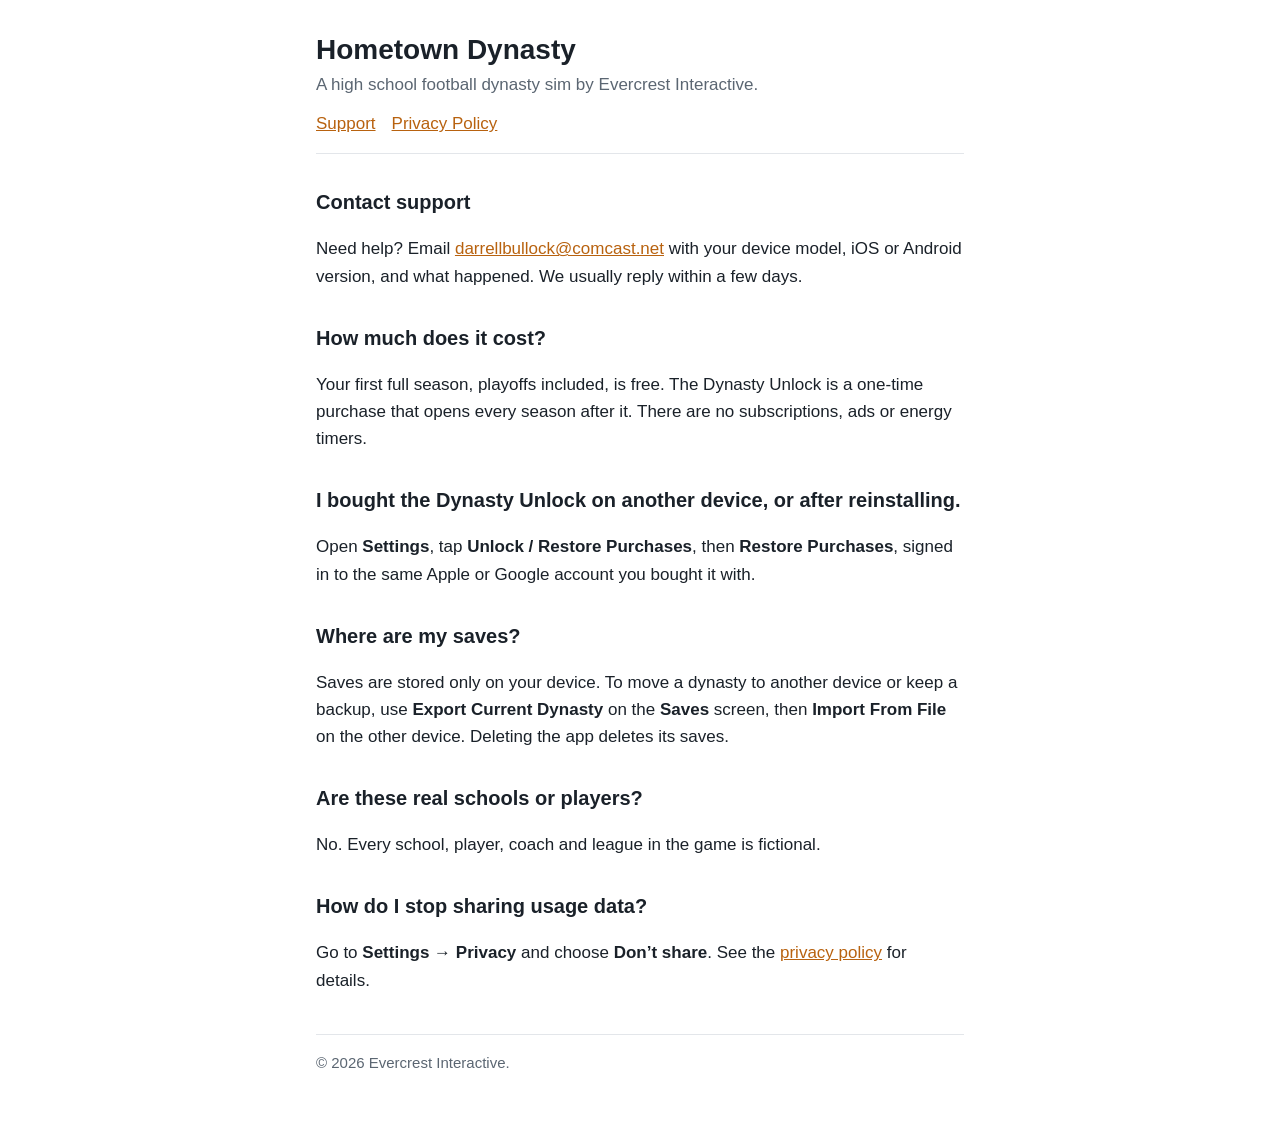
<file: index.html>
<!doctype html>
<html lang="en">
<head>
  <meta charset="utf-8">
  <meta name="viewport" content="width=device-width, initial-scale=1">
  <title>Hometown Dynasty Support</title>
  <link rel="stylesheet" href="style.css">
</head>
<body>
<main>
  <header>
    <h1>Hometown Dynasty</h1>
    <p>A high school football dynasty sim by Evercrest Interactive.</p>
    <nav><a href="index.html">Support</a><a href="privacy.html">Privacy Policy</a></nav>
  </header>

  <h2>Contact support</h2>
  <p>Need help? Email <a href="mailto:darrellbullock@comcast.net">darrellbullock@comcast.net</a> with your device model, iOS or Android version, and what happened. We usually reply within a few days.</p>

  <h2>How much does it cost?</h2>
  <p>Your first full season, playoffs included, is free. The Dynasty Unlock is a one-time purchase that opens every season after it. There are no subscriptions, ads or energy timers.</p>

  <h2>I bought the Dynasty Unlock on another device, or after reinstalling.</h2>
  <p>Open <strong>Settings</strong>, tap <strong>Unlock / Restore Purchases</strong>, then <strong>Restore Purchases</strong>, signed in to the same Apple or Google account you bought it with.</p>

  <h2>Where are my saves?</h2>
  <p>Saves are stored only on your device. To move a dynasty to another device or keep a backup, use <strong>Export Current Dynasty</strong> on the <strong>Saves</strong> screen, then <strong>Import From File</strong> on the other device. Deleting the app deletes its saves.</p>

  <h2>Are these real schools or players?</h2>
  <p>No. Every school, player, coach and league in the game is fictional.</p>

  <h2>How do I stop sharing usage data?</h2>
  <p>Go to <strong>Settings → Privacy</strong> and choose <strong>Don’t share</strong>. See the <a href="privacy.html">privacy policy</a> for details.</p>

  <footer>© 2026 Evercrest Interactive.</footer>
</main>
</body>
</html>
</file>
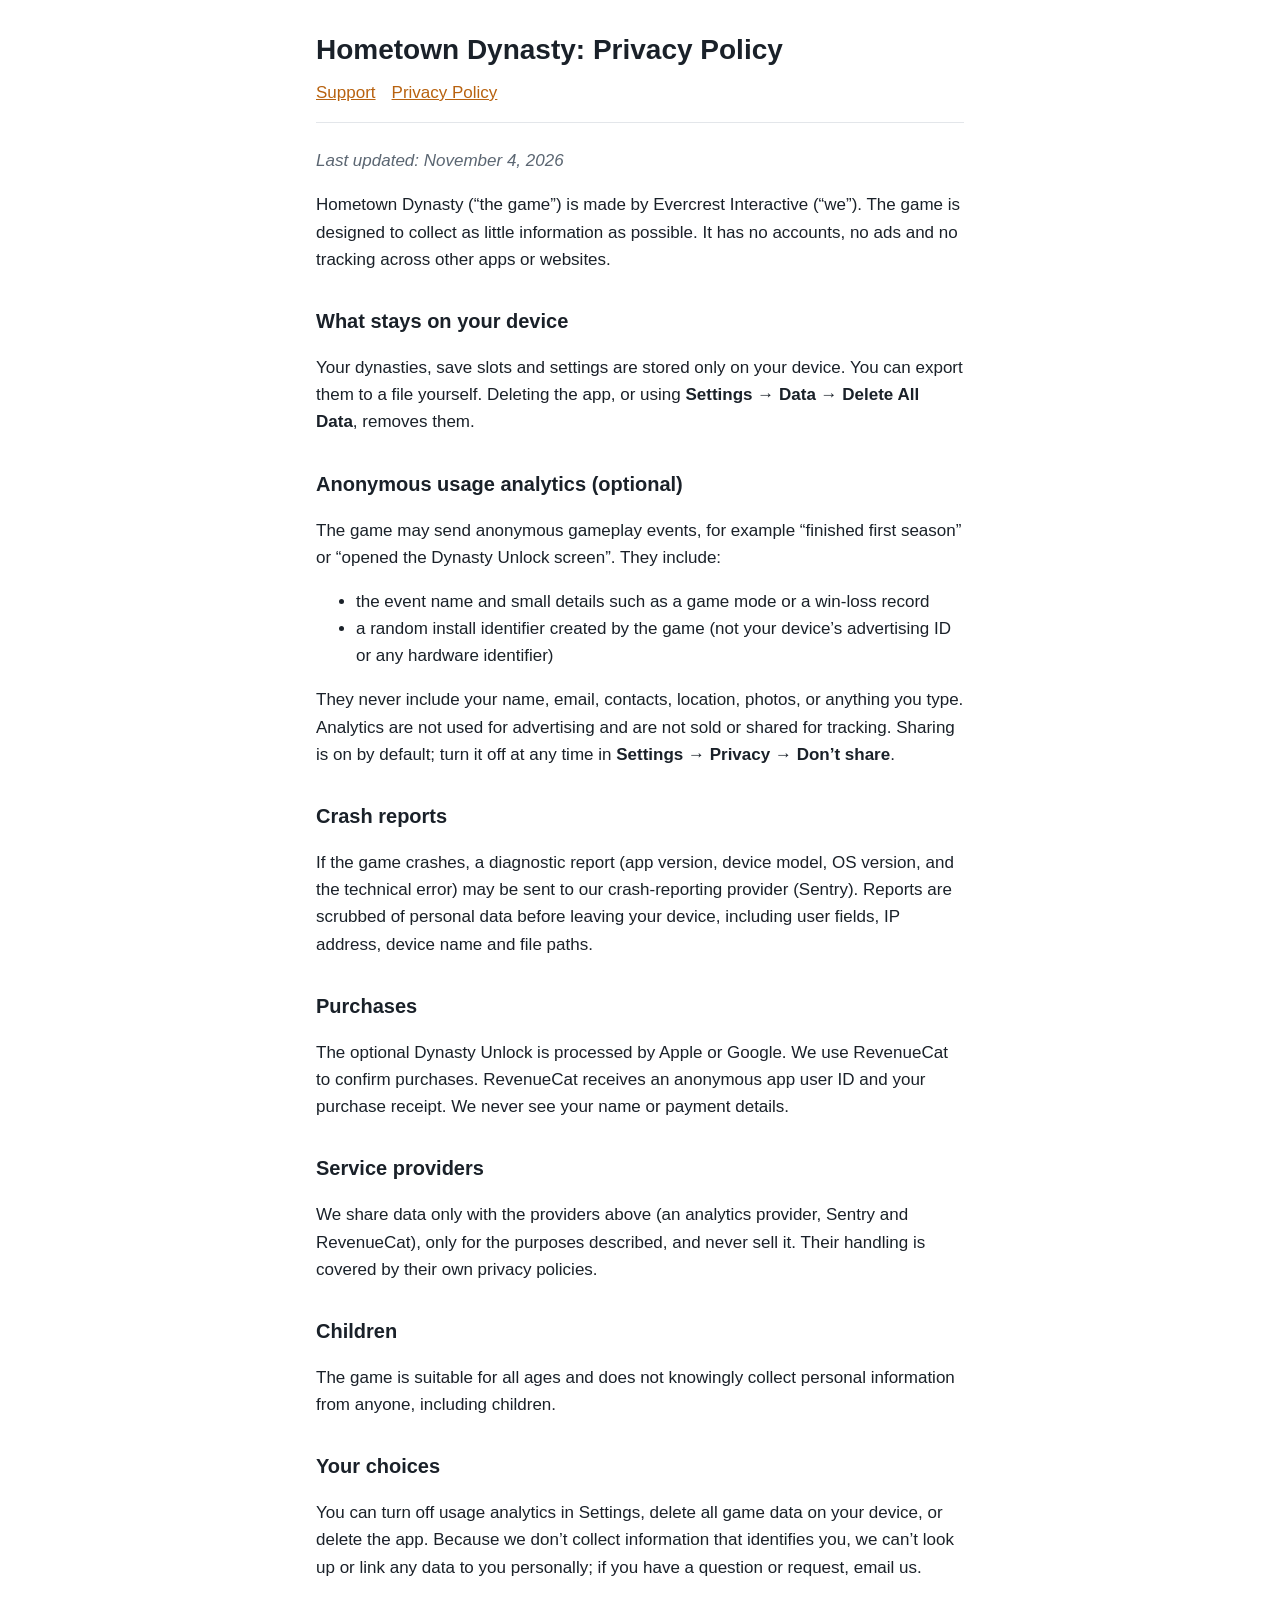
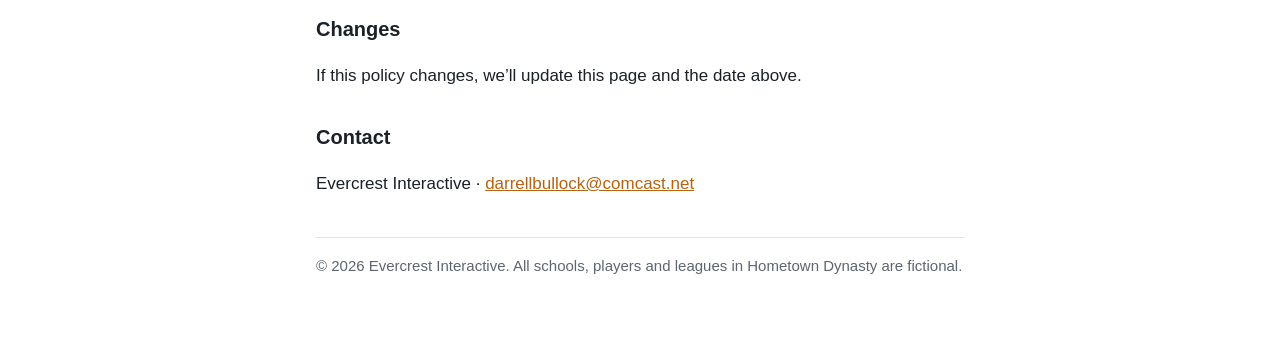
<file: privacy.html>
<!doctype html>
<html lang="en">
<head>
  <meta charset="utf-8">
  <meta name="viewport" content="width=device-width, initial-scale=1">
  <title>Privacy Policy · Hometown Dynasty</title>
  <link rel="stylesheet" href="style.css">
</head>
<body>
<main>
  <header>
    <h1>Hometown Dynasty: Privacy Policy</h1>
    <nav><a href="index.html">Support</a><a href="privacy.html">Privacy Policy</a></nav>
  </header>

  <p class="updated">Last updated: November 4, 2026</p>

  <p>Hometown Dynasty (“the game”) is made by Evercrest Interactive (“we”). The game is designed to collect as little information as possible. It has no accounts, no ads and no tracking across other apps or websites.</p>

  <h2>What stays on your device</h2>
  <p>Your dynasties, save slots and settings are stored only on your device. You can export them to a file yourself. Deleting the app, or using <strong>Settings → Data → Delete All Data</strong>, removes them.</p>

  <h2>Anonymous usage analytics (optional)</h2>
  <p>The game may send anonymous gameplay events, for example “finished first season” or “opened the Dynasty Unlock screen”. They include:</p>
  <ul>
    <li>the event name and small details such as a game mode or a win-loss record</li>
    <li>a random install identifier created by the game (not your device’s advertising ID or any hardware identifier)</li>
  </ul>
  <p>They never include your name, email, contacts, location, photos, or anything you type. Analytics are not used for advertising and are not sold or shared for tracking. Sharing is on by default; turn it off at any time in <strong>Settings → Privacy → Don’t share</strong>.</p>

  <h2>Crash reports</h2>
  <p>If the game crashes, a diagnostic report (app version, device model, OS version, and the technical error) may be sent to our crash-reporting provider (Sentry). Reports are scrubbed of personal data before leaving your device, including user fields, IP address, device name and file paths.</p>

  <h2>Purchases</h2>
  <p>The optional Dynasty Unlock is processed by Apple or Google. We use RevenueCat to confirm purchases. RevenueCat receives an anonymous app user ID and your purchase receipt. We never see your name or payment details.</p>

  <h2>Service providers</h2>
  <p>We share data only with the providers above (an analytics provider, Sentry and RevenueCat), only for the purposes described, and never sell it. Their handling is covered by their own privacy policies.</p>

  <h2>Children</h2>
  <p>The game is suitable for all ages and does not knowingly collect personal information from anyone, including children.</p>

  <h2>Your choices</h2>
  <p>You can turn off usage analytics in Settings, delete all game data on your device, or delete the app. Because we don’t collect information that identifies you, we can’t look up or link any data to you personally; if you have a question or request, email us.</p>

  <h2>Changes</h2>
  <p>If this policy changes, we’ll update this page and the date above.</p>

  <h2>Contact</h2>
  <p>Evercrest Interactive · <a href="mailto:darrellbullock@comcast.net">darrellbullock@comcast.net</a></p>

  <footer>© 2026 Evercrest Interactive. All schools, players and leagues in Hometown Dynasty are fictional.</footer>
</main>
</body>
</html>
</file>
<file: style.css>
:root {
  --bg: #ffffff;
  --text: #1a2129;
  --muted: #5b6672;
  --accent: #b8620f;
  --rule: #e3e6ea;
}
@media (prefers-color-scheme: dark) {
  :root {
    --bg: #101820;
    --text: #eef1f4;
    --muted: #9aa5b1;
    --accent: #f5a524;
    --rule: #2a3440;
  }
}
* { box-sizing: border-box; }
body {
  margin: 0;
  background: var(--bg);
  color: var(--text);
  font: 17px/1.6 -apple-system, BlinkMacSystemFont, "Segoe UI", Roboto, Helvetica, Arial, sans-serif;
}
main { max-width: 680px; margin: 0 auto; padding: 32px 16px 64px; }
header { border-bottom: 1px solid var(--rule); margin-bottom: 24px; padding-bottom: 16px; }
header p { margin: 4px 0 0; color: var(--muted); }
h1 { font-size: 28px; line-height: 1.25; margin: 0; }
h2 { font-size: 20px; margin: 32px 0 8px; }
a { color: var(--accent); }
.updated { color: var(--muted); font-style: italic; }
nav { display: flex; gap: 16px; margin-top: 12px; }
footer { border-top: 1px solid var(--rule); margin-top: 40px; padding-top: 16px; color: var(--muted); font-size: 15px; }
</file>
